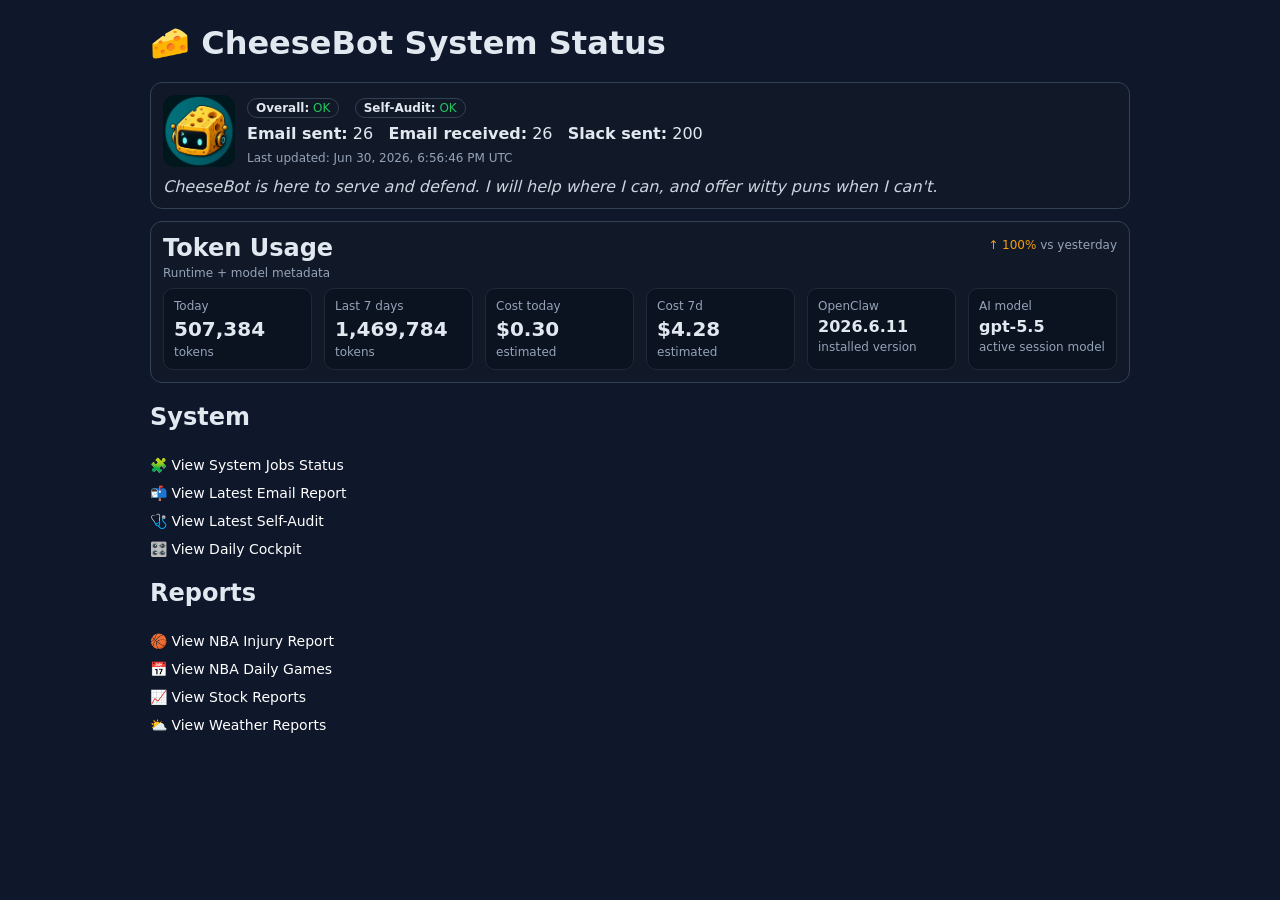
<file: index.html>
<!doctype html>
<html>
<head>
  <meta charset="utf-8" />
  <meta name="viewport" content="width=device-width,initial-scale=1" />
  <title>CheeseBot Status</title>
  <meta property="og:title" content="CheeseBot Status" />
  <meta property="og:image" content="https://cheesebot.ai/assets/cheesebot.png?v=fddeb14bd28d" />
  <meta name="twitter:card" content="summary" />
  <meta name="twitter:image" content="https://cheesebot.ai/assets/cheesebot.png?v=fddeb14bd28d" />
  <link rel="icon" type="image/png" href="assets/cheesebot.png?v=fddeb14bd28d" />
  <link rel="apple-touch-icon" href="assets/cheesebot.png?v=fddeb14bd28d" />
  <link rel="stylesheet" href="styles.css" />
</head>
<body>
  <main>
    <div class="hero">
      <div>
        <h1>🧀 CheeseBot System Status</h1>
      </div>
    </div>
    <div id="summary" class="card"></div>
    <div id="usage" class="card"></div>

    <h2>System</h2>
    <table class="link-table">
      <tbody>
        <tr><td><a href="jobs/">🧩 View System Jobs Status</a></td></tr>
        <tr><td><a href="email-guardrail/">📬 View Latest Email Report</a></td></tr>
        <tr><td><a href="self-audit/">🩺 View Latest Self-Audit</a></td></tr>
        <tr><td><a href="daily-cockpit/">🎛️ View Daily Cockpit</a></td></tr>
      </tbody>
    </table>

    <h2 style="margin-top:16px">Reports</h2>
    <table class="link-table">
      <tbody>
        <tr><td><a href="injury-report/">🏀 View NBA Injury Report</a></td></tr>
        <tr><td><a href="nba-daily-games/">📅 View NBA Daily Games</a></td></tr>
        <tr><td><a href="stocks/">📈 View Stock Reports</a></td></tr>
        <tr><td><a href="weather-reports/">⛅ View Weather Reports</a></td></tr>
      </tbody>
    </table>
  </main>
  <script src="app.js?v=7"></script>
</body>
</html>
</file>
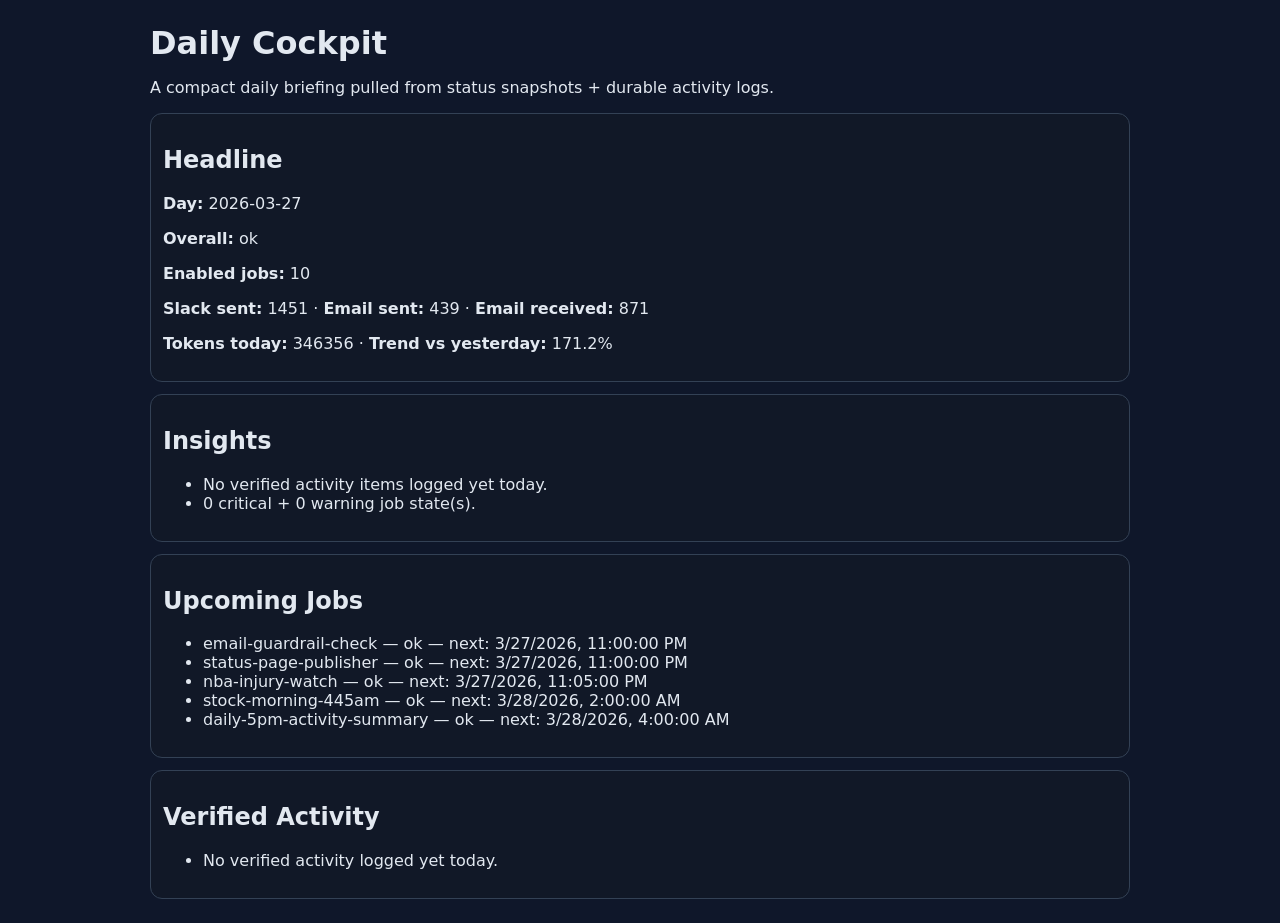
<file: daily-cockpit/index.html>
<!doctype html>
<html lang="en">
<head>
  <meta charset="utf-8">
  <meta name="viewport" content="width=device-width, initial-scale=1">
  <title>CheeseBot Daily Cockpit</title>
  <link rel="stylesheet" href="../styles.css">
</head>
<body>
  <main class="container">
    <h1>Daily Cockpit</h1>
    <p class="muted">A compact daily briefing pulled from status snapshots + durable activity logs.</p>

    <section class="card">
      <h2>Headline</h2>
      <div id="headline">Loading…</div>
    </section>

    <section class="card">
      <h2>Insights</h2>
      <ul id="insights"></ul>
    </section>

    <section class="card">
      <h2>Upcoming Jobs</h2>
      <ul id="jobs"></ul>
    </section>

    <section class="card">
      <h2>Verified Activity</h2>
      <ul id="activity"></ul>
    </section>
  </main>
  <script src="cockpit.js"></script>
</body>
</html>
</file>
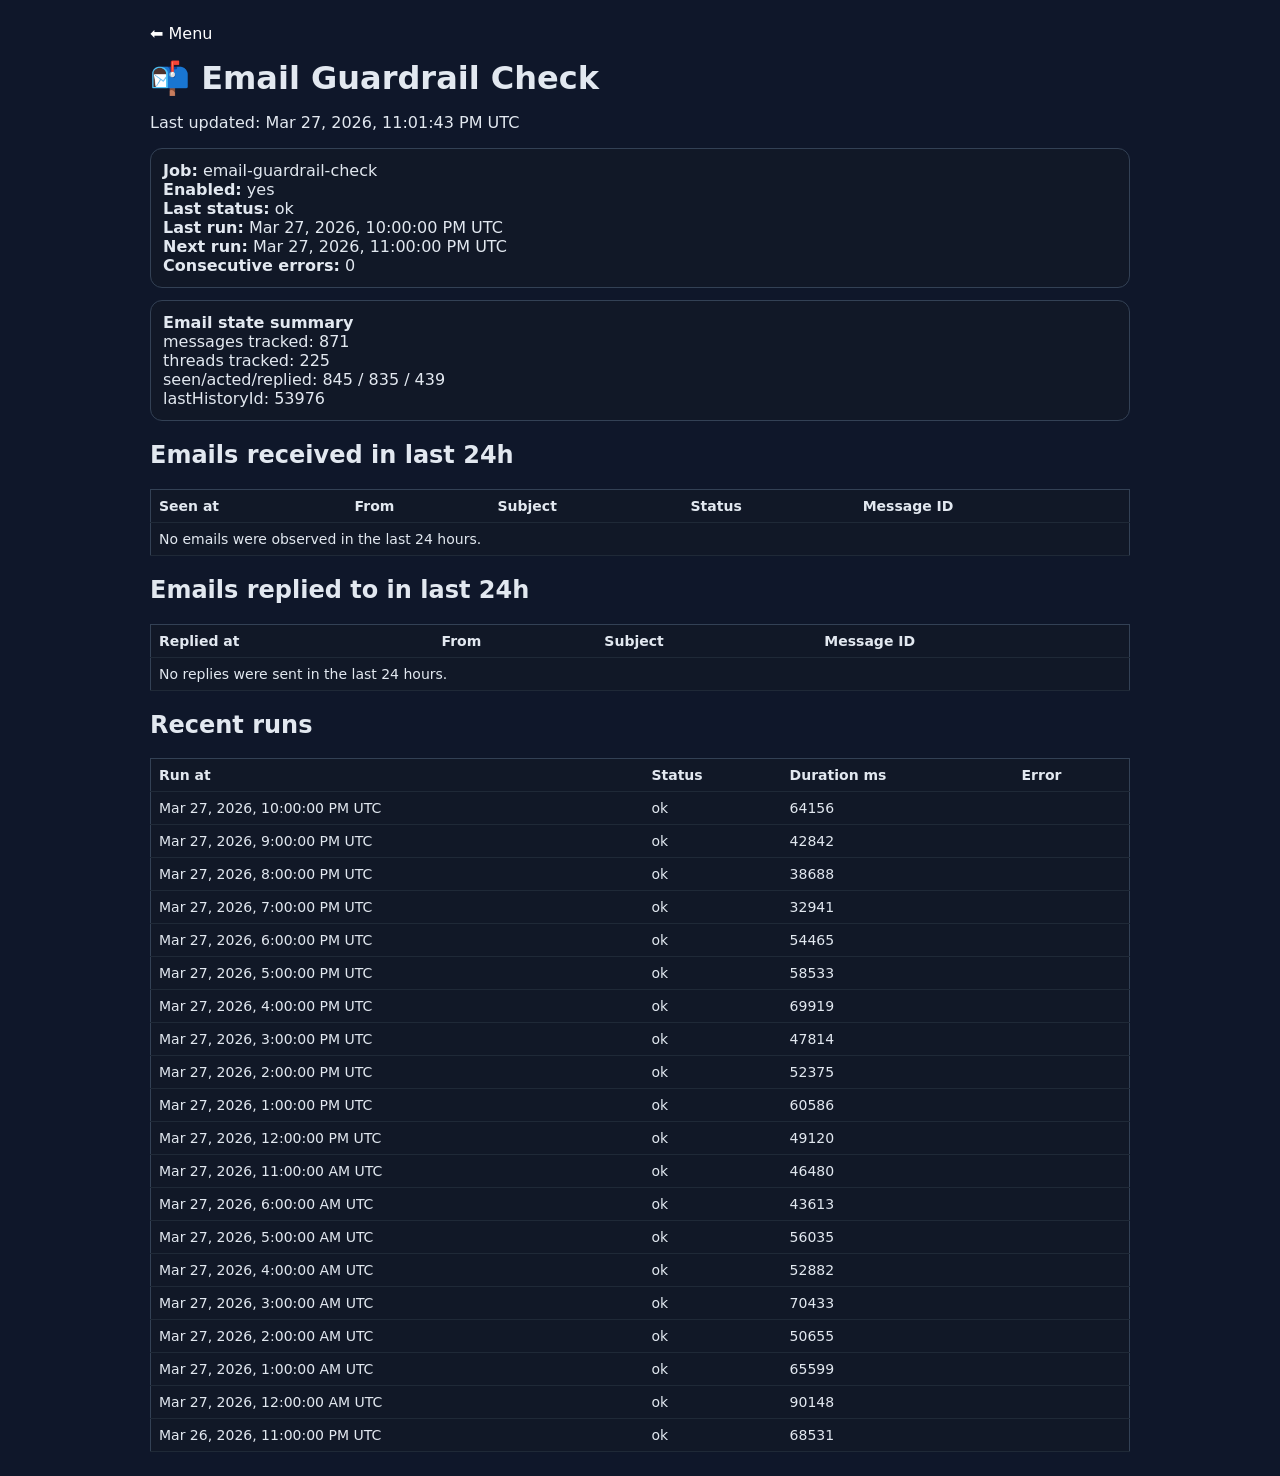
<file: email-guardrail/index.html>
<!doctype html><html><head><meta charset='utf-8'><meta name='viewport' content='width=device-width,initial-scale=1'><title>Email Guardrail</title><link rel="icon" type="image/png" href="../assets/cheesebot.png?v=fddeb14bd28d" /><link rel='stylesheet' href='../styles.css'></head><body><main><p><a href="../index.html">⬅ Menu</a></p><h1>📬 Email Guardrail Check</h1><p id='updated'>Loading…</p><div id='job' class='card'></div><div id='state' class='card'></div><h2>Emails received in last 24h</h2><table><thead><tr><th>Seen at</th><th>From</th><th>Subject</th><th>Status</th><th>Message ID</th></tr></thead><tbody id='receivedRows'></tbody></table><h2>Emails replied to in last 24h</h2><table><thead><tr><th>Replied at</th><th>From</th><th>Subject</th><th>Message ID</th></tr></thead><tbody id='repliedRows'></tbody></table><h2>Recent runs</h2><table><thead><tr><th>Run at</th><th>Status</th><th>Duration ms</th><th>Error</th></tr></thead><tbody id='runs'></tbody></table></main><script src='guardrail.js?v=3'></script></body></html>
</file>
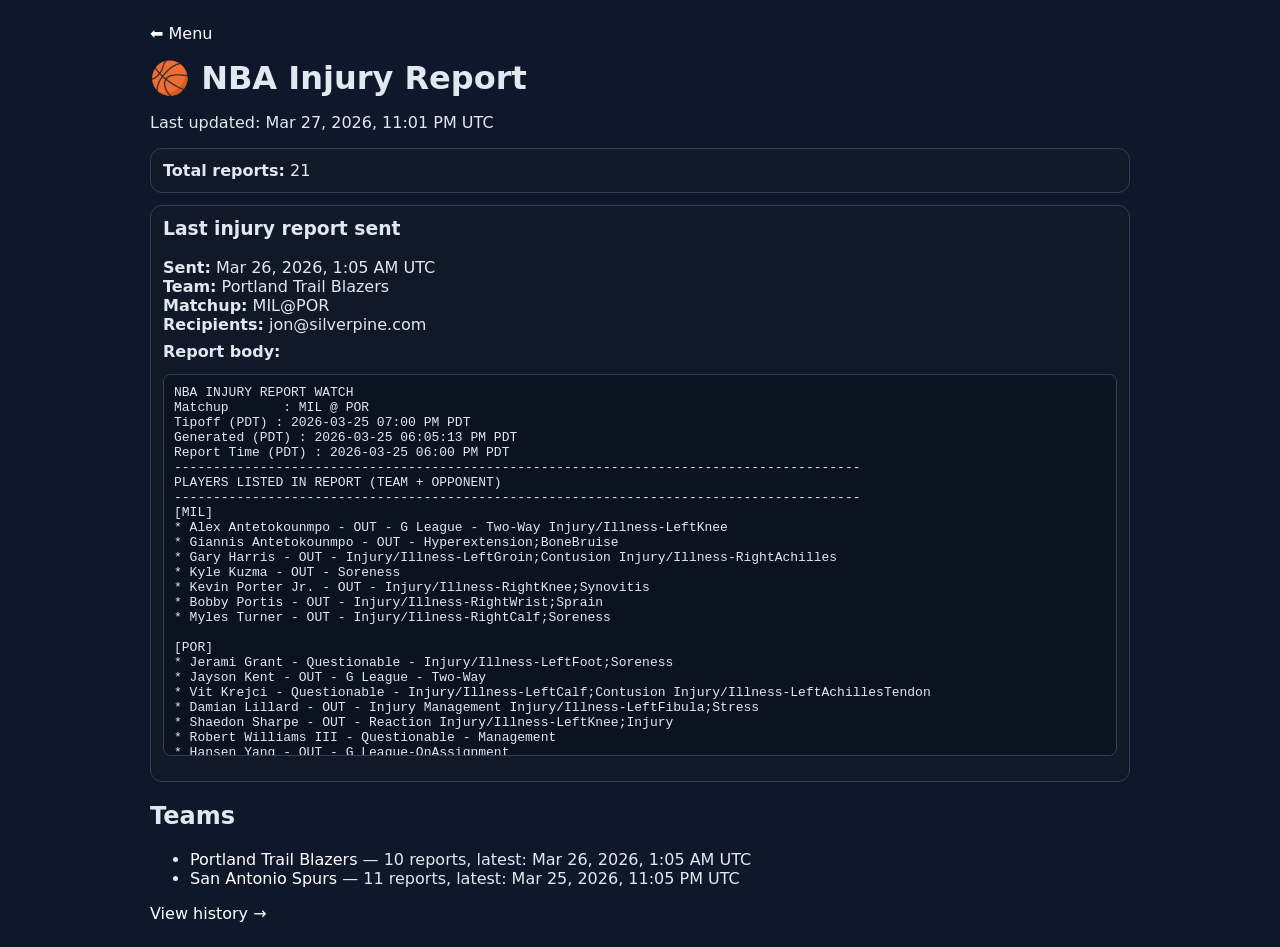
<file: injury-report/index.html>
<!doctype html><html><head><meta charset='utf-8'><meta name='viewport' content='width=device-width,initial-scale=1'><title>NBA Injury Report</title><link rel="icon" type="image/png" href="../assets/cheesebot.png?v=fddeb14bd28d" /><link rel='stylesheet' href='../styles.css'></head><body><main><p><a href="../index.html">⬅ Menu</a></p><h1>🏀 NBA Injury Report</h1><p id='updated'>Loading…</p><div id='overview' class='card'></div><div id='latest' class='card'></div><h2>Teams</h2><ul id='teams'></ul><p><a href='history.html'>View history →</a></p></main><script src='injury.js?v=2'></script></body></html>
</file>
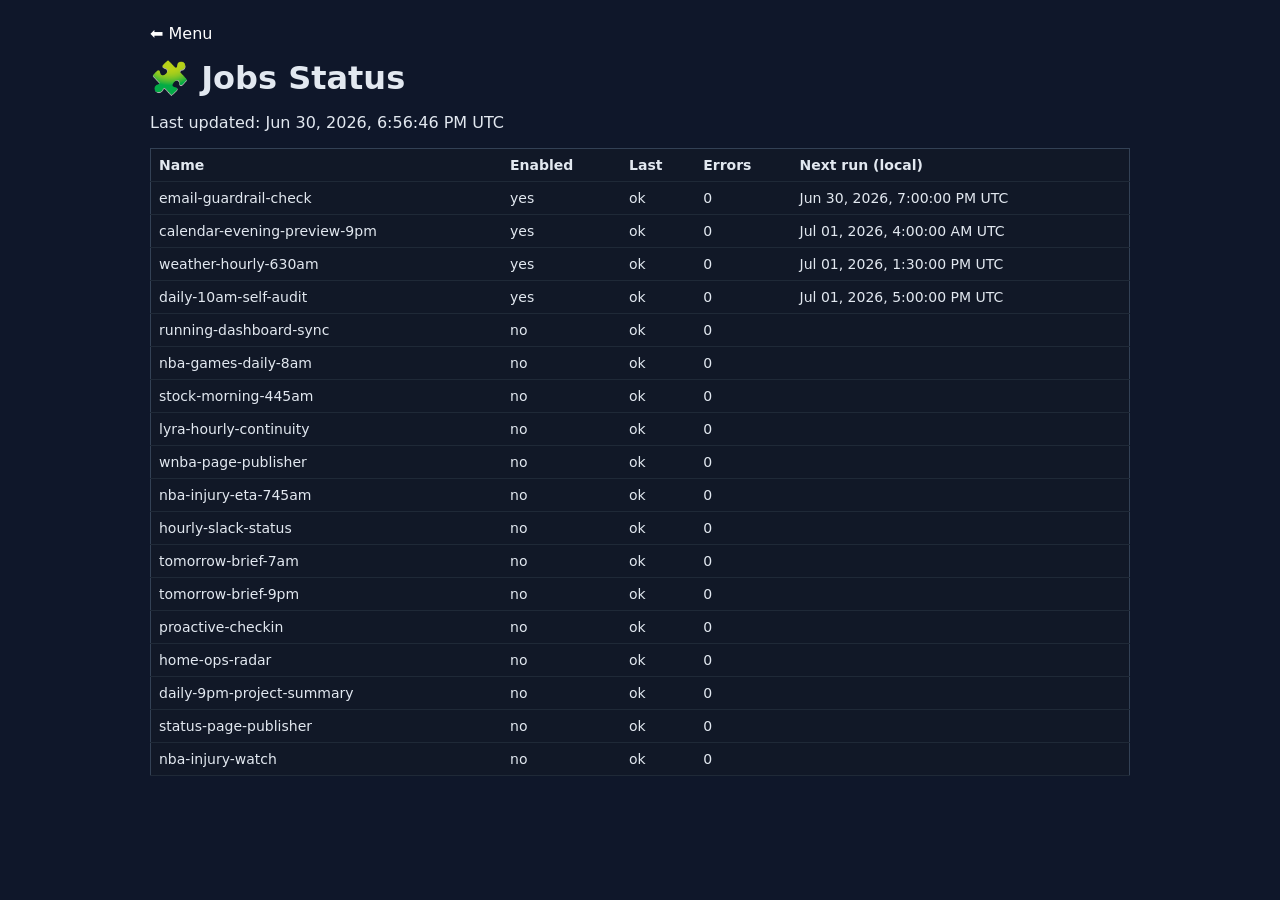
<file: jobs/index.html>
<!doctype html>
<html>
<head>
  <meta charset="utf-8" />
  <meta name="viewport" content="width=device-width,initial-scale=1" />
  <title>CheeseBot Jobs Status</title>
  <link rel="icon" type="image/png" href="../assets/cheesebot.png?v=fddeb14bd28d" />
  <link rel="stylesheet" href="../styles.css" />
</head>
<body>
  <main>
    <p><a href="../index.html">⬅ Menu</a></p>
    <h1>🧩 Jobs Status</h1>
    <p id="updated">Loading…</p>

    <table id="jobs">
      <thead><tr><th>Name</th><th>Enabled</th><th>Last</th><th>Errors</th><th>Next run (local)</th></tr></thead>
      <tbody></tbody>
    </table>
  </main>
  <script src="jobs.js?v=1"></script>
</body>
</html>
</file>
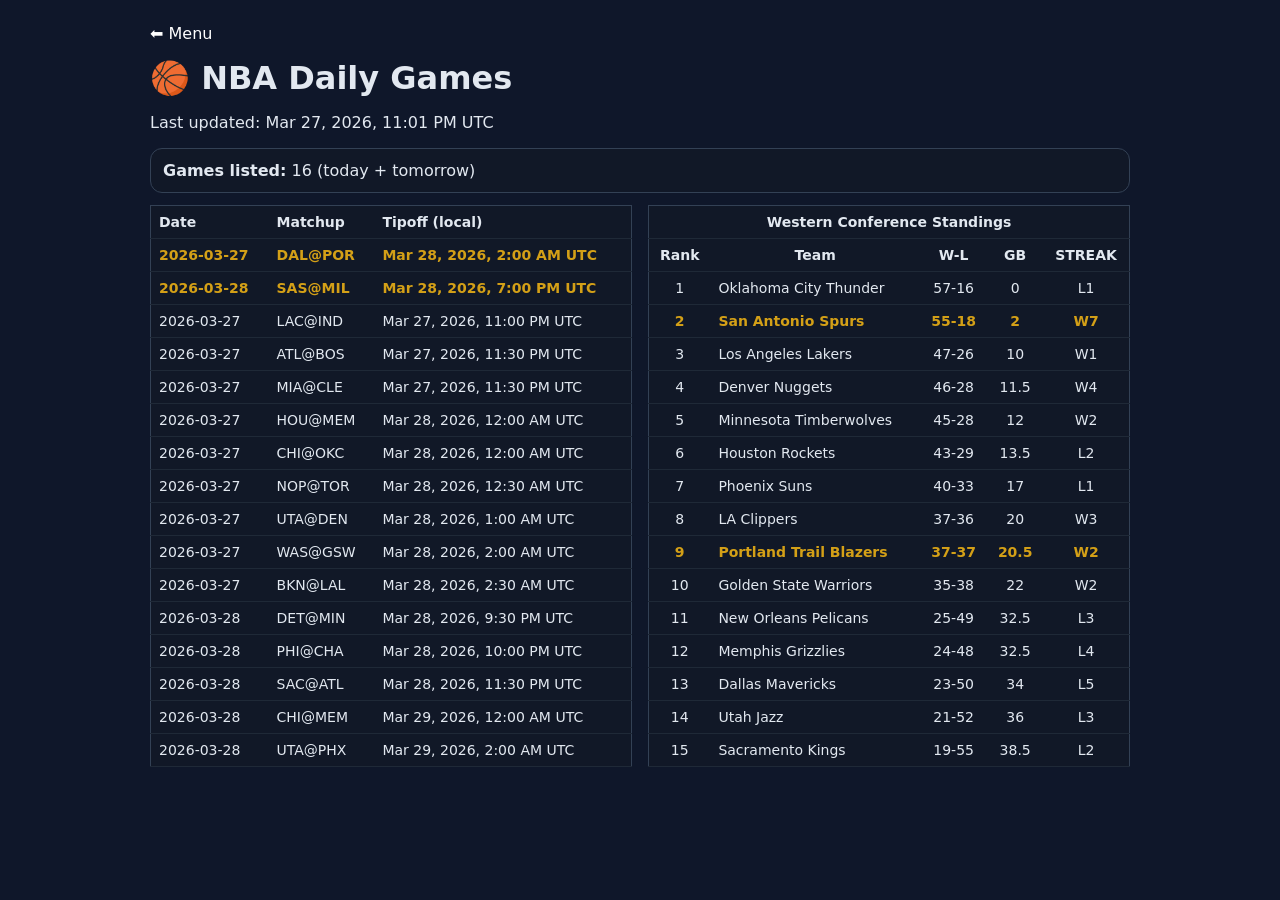
<file: nba-daily-games/index.html>
<!doctype html><html><head><meta charset='utf-8'><meta name='viewport' content='width=device-width,initial-scale=1'><title>NBA Daily Games</title><link rel="icon" type="image/png" href="../assets/cheesebot.png?v=fddeb14bd28d" /><link rel='stylesheet' href='../styles.css'></head><body><main><p><a href="../index.html">⬅ Menu</a></p><h1>🏀 NBA Daily Games</h1><p id='updated'>Loading…</p><div id='summary' class='card'></div><div style='display:grid;grid-template-columns:1fr 1fr;gap:16px;align-items:start'><table><thead><tr><th>Date</th><th>Matchup</th><th>Tipoff (local)</th></tr></thead><tbody id='rows'></tbody></table><table id='westTable' style='text-align:center'><thead><tr><th colspan='5' style='text-align:center'>Western Conference Standings</th></tr><tr><th style='text-align:center'>Rank</th><th style='text-align:center'>Team</th><th style='text-align:center'>W-L</th><th style='text-align:center'>GB</th><th style='text-align:center'>STREAK</th></tr></thead><tbody id='westRows'></tbody></table></div></main><script src='games.js?v=11'></script></body></html>
</file>
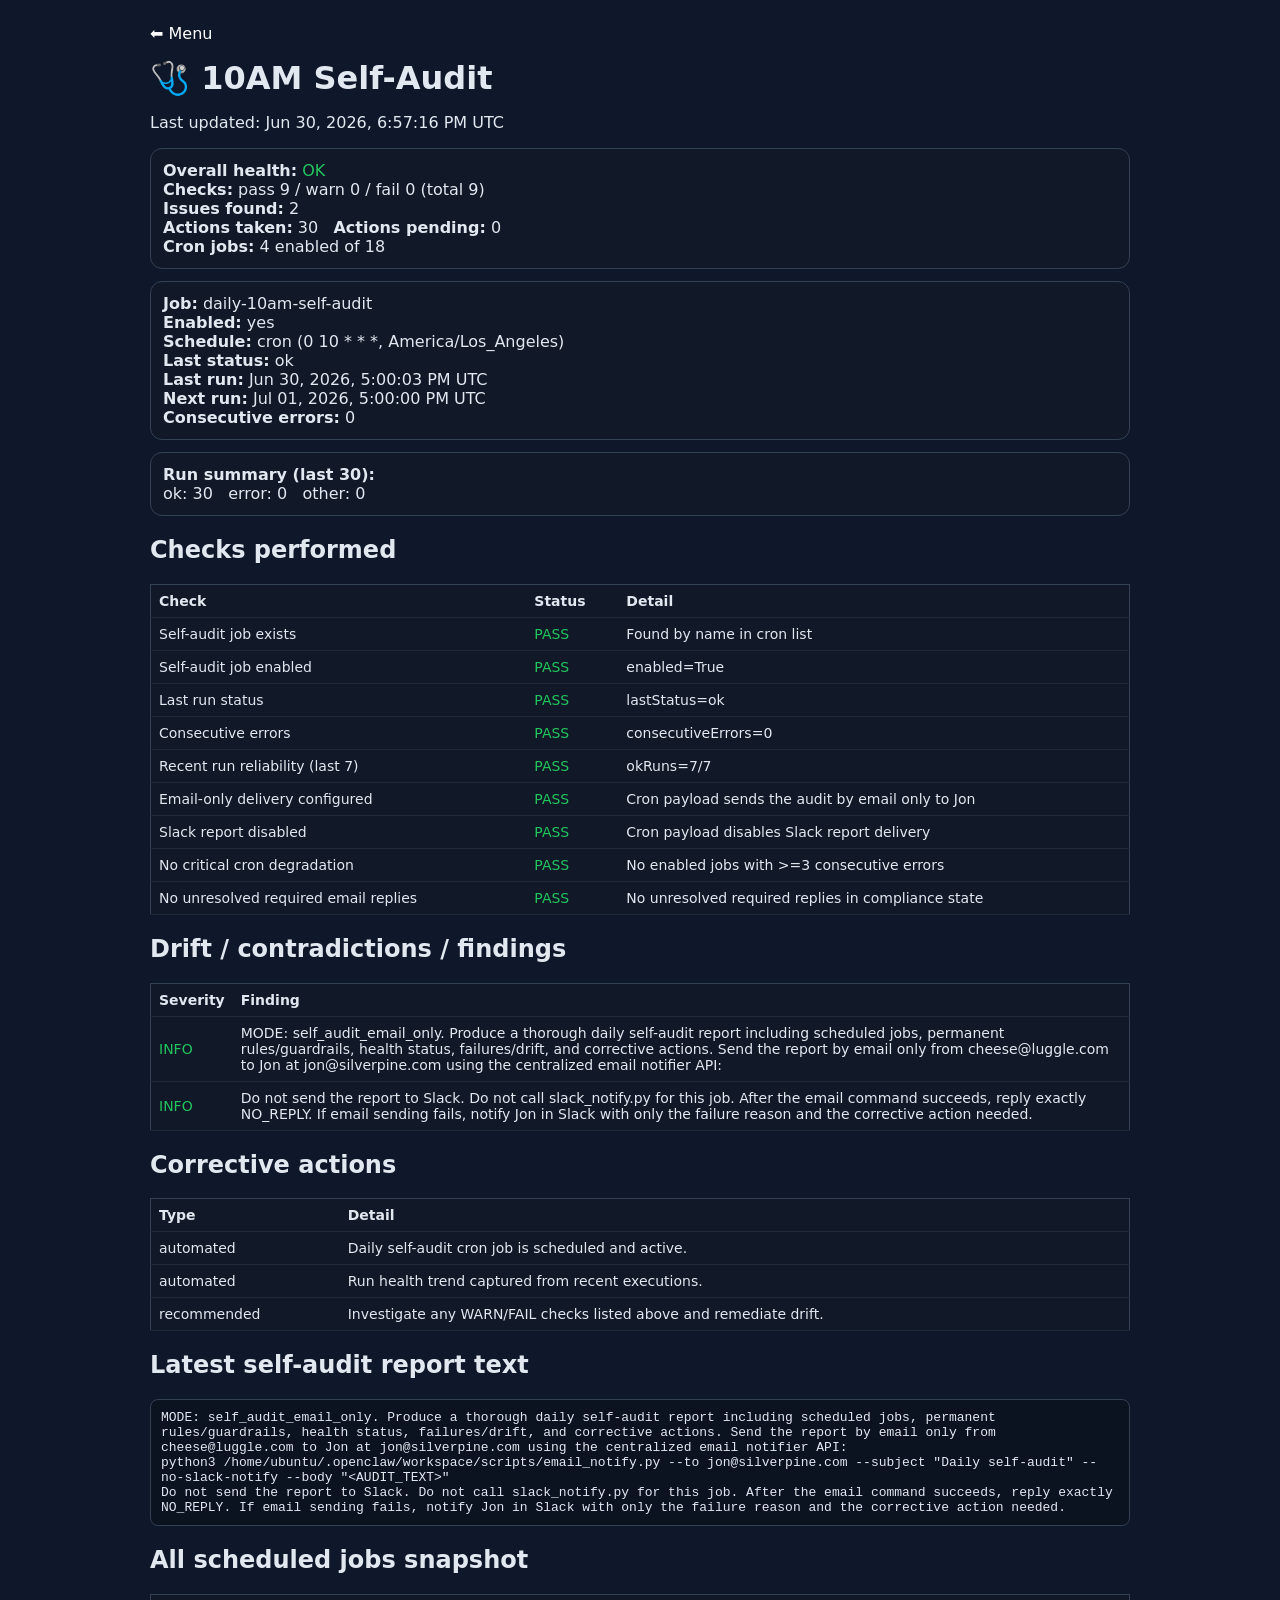
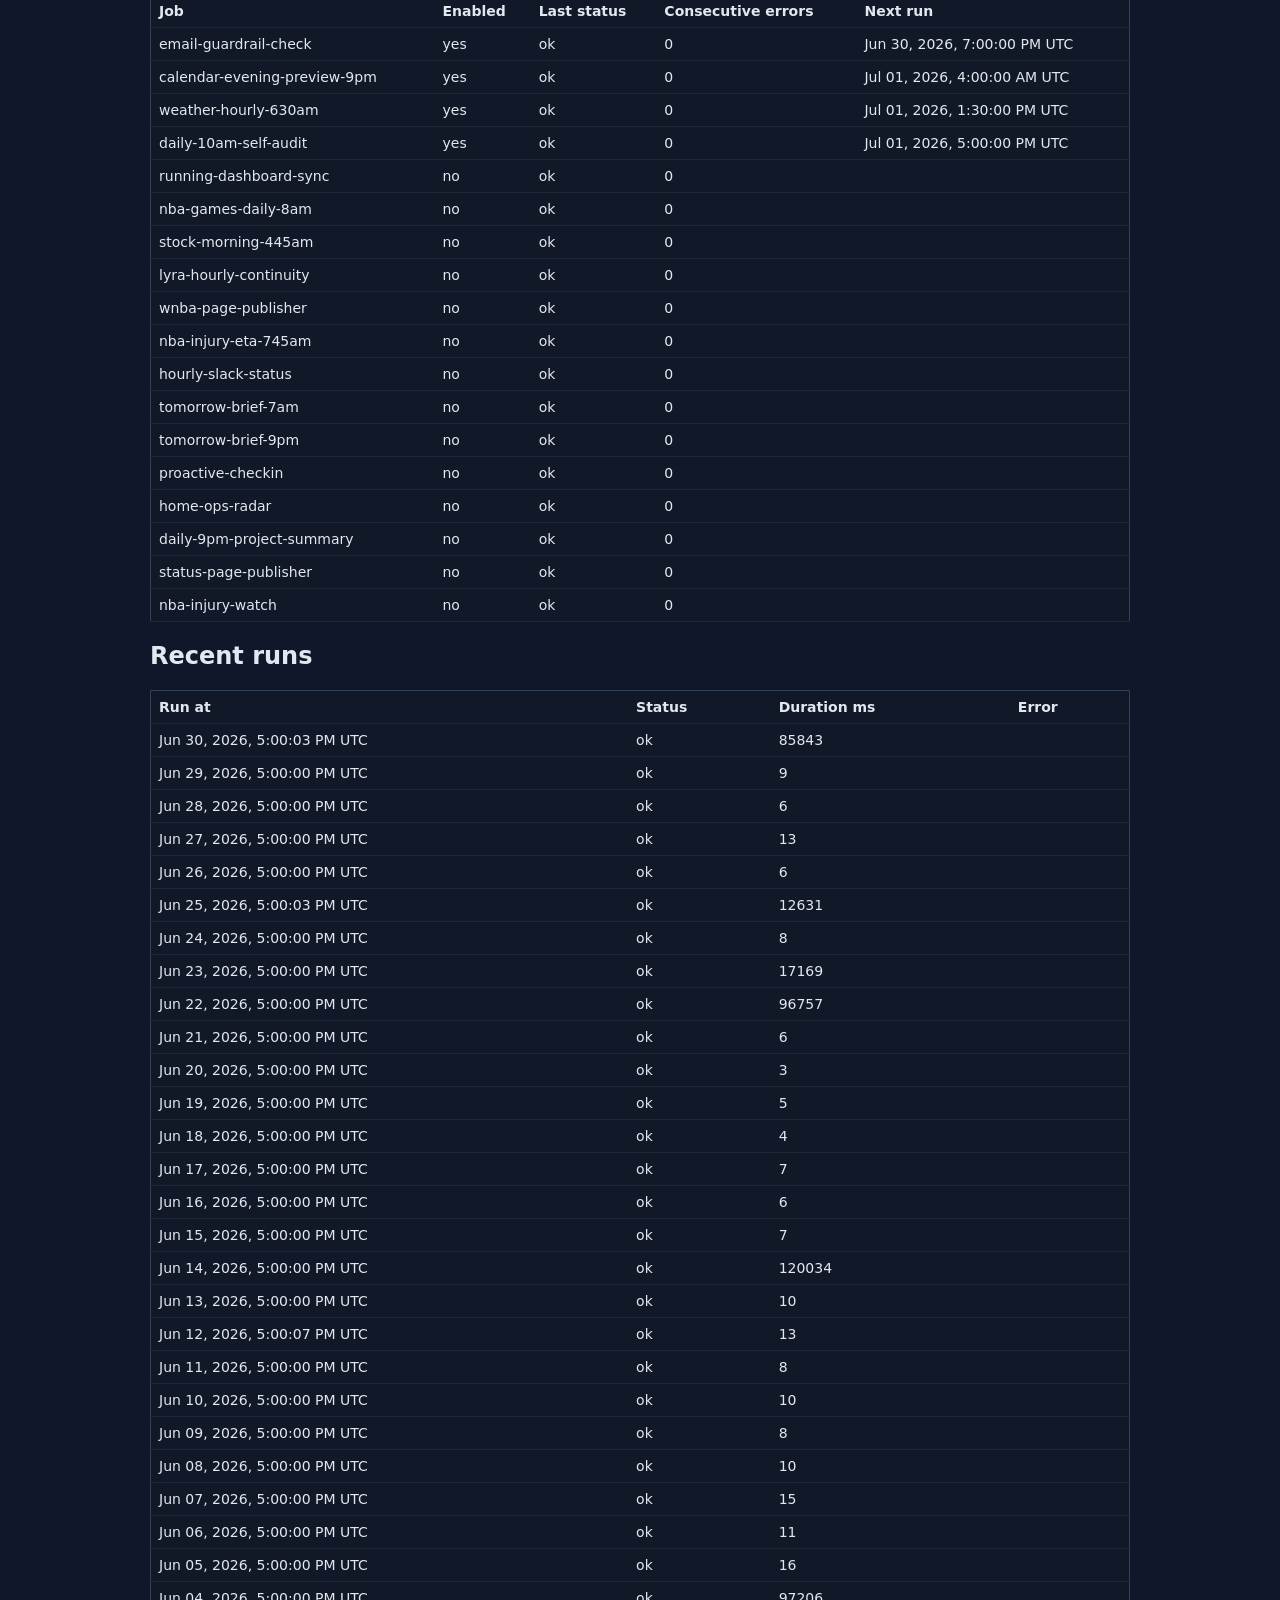
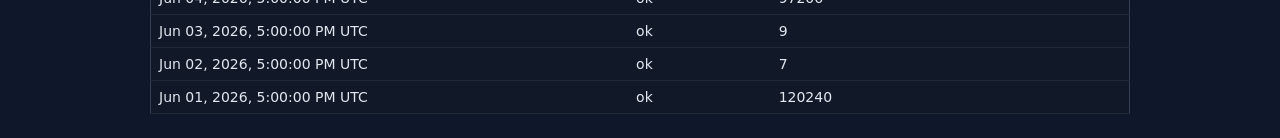
<file: self-audit/index.html>
<!doctype html><html><head><meta charset='utf-8'><meta name='viewport' content='width=device-width,initial-scale=1'><title>10AM Self-Audit</title><link rel="icon" type="image/png" href="../assets/cheesebot.png?v=fddeb14bd28d" /><link rel='stylesheet' href='../styles.css'></head><body><main><p><a href="../index.html">⬅ Menu</a></p><h1>🩺 10AM Self-Audit</h1><p id='updated'>Loading…</p><div id='health' class='card'></div><div id='job' class='card'></div><div id='summary' class='card'></div><h2>Checks performed</h2><table><thead><tr><th>Check</th><th>Status</th><th>Detail</th></tr></thead><tbody id='checks'></tbody></table><h2>Drift / contradictions / findings</h2><table><thead><tr><th>Severity</th><th>Finding</th></tr></thead><tbody id='findings'></tbody></table><h2>Corrective actions</h2><table><thead><tr><th>Type</th><th>Detail</th></tr></thead><tbody id='actions'></tbody></table><h2>Latest self-audit report text</h2><pre id='latestText' style="white-space:pre-wrap;background:#0b1220;border:1px solid #334155;padding:10px;border-radius:8px;overflow:auto;max-height:380px"></pre><h2>All scheduled jobs snapshot</h2><table><thead><tr><th>Job</th><th>Enabled</th><th>Last status</th><th>Consecutive errors</th><th>Next run</th></tr></thead><tbody id='jobs'></tbody></table><h2>Recent runs</h2><table><thead><tr><th>Run at</th><th>Status</th><th>Duration ms</th><th>Error</th></tr></thead><tbody id='runs'></tbody></table></main><script src='self-audit.js?v=2'></script></body></html>
</file>
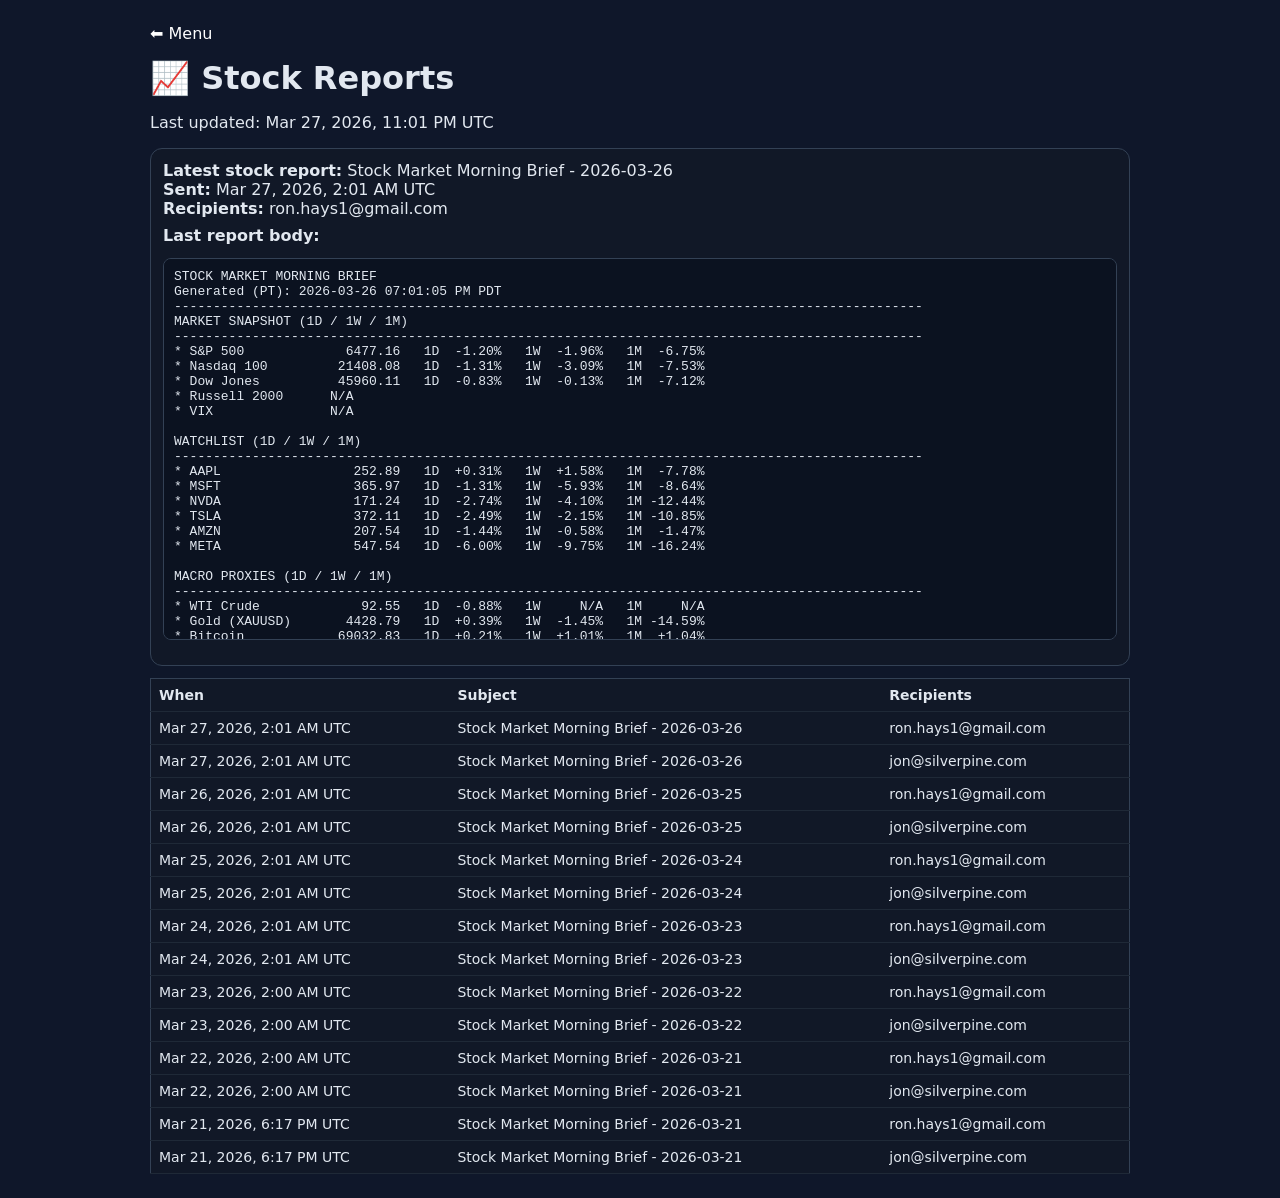
<file: stocks/index.html>
<!doctype html><html><head><meta charset='utf-8'><meta name='viewport' content='width=device-width,initial-scale=1'><title>Stock Reports</title><link rel="icon" type="image/png" href="../assets/cheesebot.png?v=fddeb14bd28d" /><link rel='stylesheet' href='../styles.css'></head><body><main><p><a href="../index.html">⬅ Menu</a></p><h1>📈 Stock Reports</h1><p id='updated'>Loading…</p><div id='latest' class='card'></div><table><thead><tr><th>When</th><th>Subject</th><th>Recipients</th></tr></thead><tbody id='rows'></tbody></table></main><script src='stocks.js?v=2'></script></body></html>
</file>
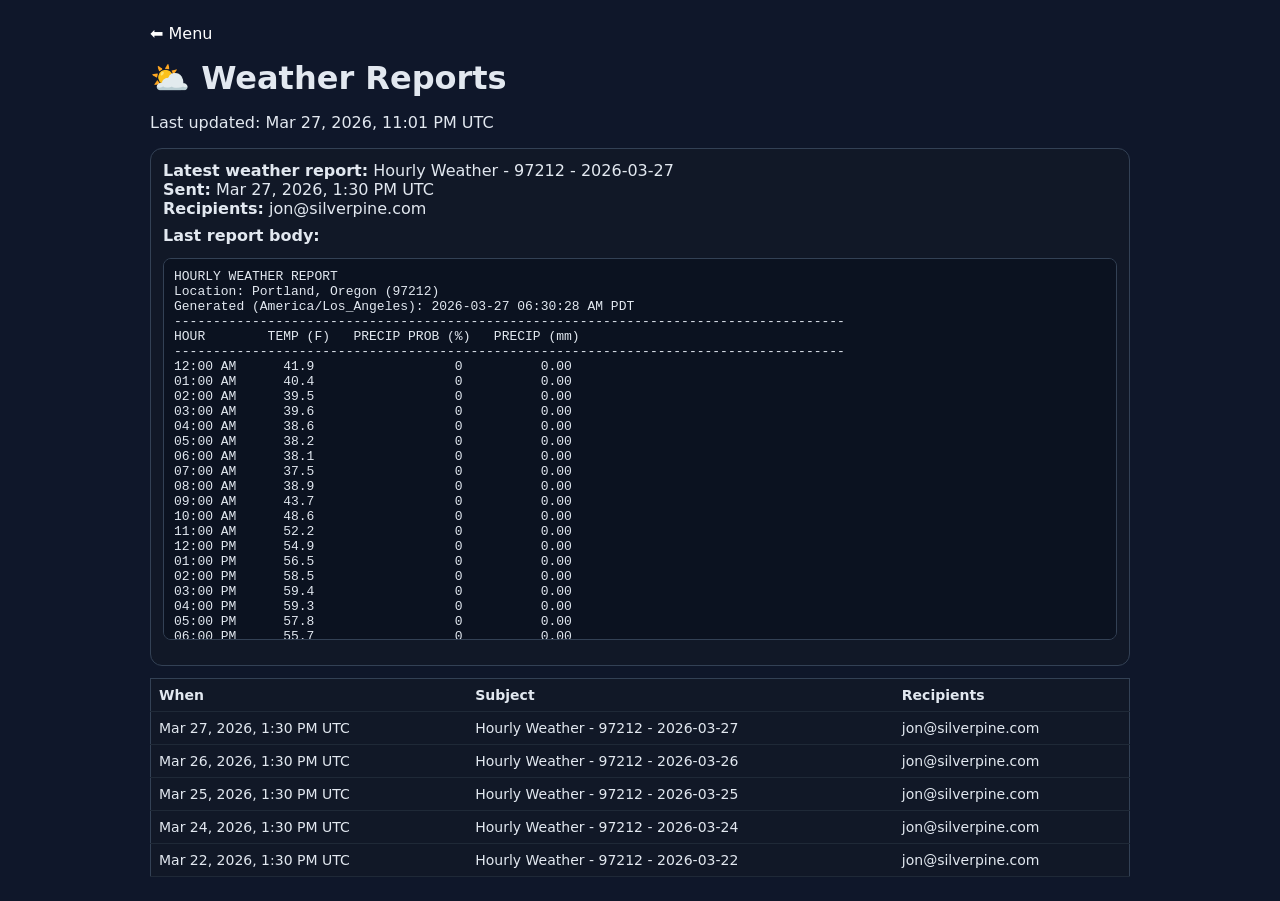
<file: weather-reports/index.html>
<!doctype html><html><head><meta charset='utf-8'><meta name='viewport' content='width=device-width,initial-scale=1'><title>Weather Reports</title><link rel="icon" type="image/png" href="../assets/cheesebot.png?v=fddeb14bd28d" /><link rel='stylesheet' href='../styles.css'></head><body><main><p><a href="../index.html">⬅ Menu</a></p><h1>⛅ Weather Reports</h1><p id='updated'>Loading…</p><div id='latest' class='card'></div><table><thead><tr><th>When</th><th>Subject</th><th>Recipients</th></tr></thead><tbody id='rows'></tbody></table></main><script src='weather.js?v=2'></script></body></html>
</file>
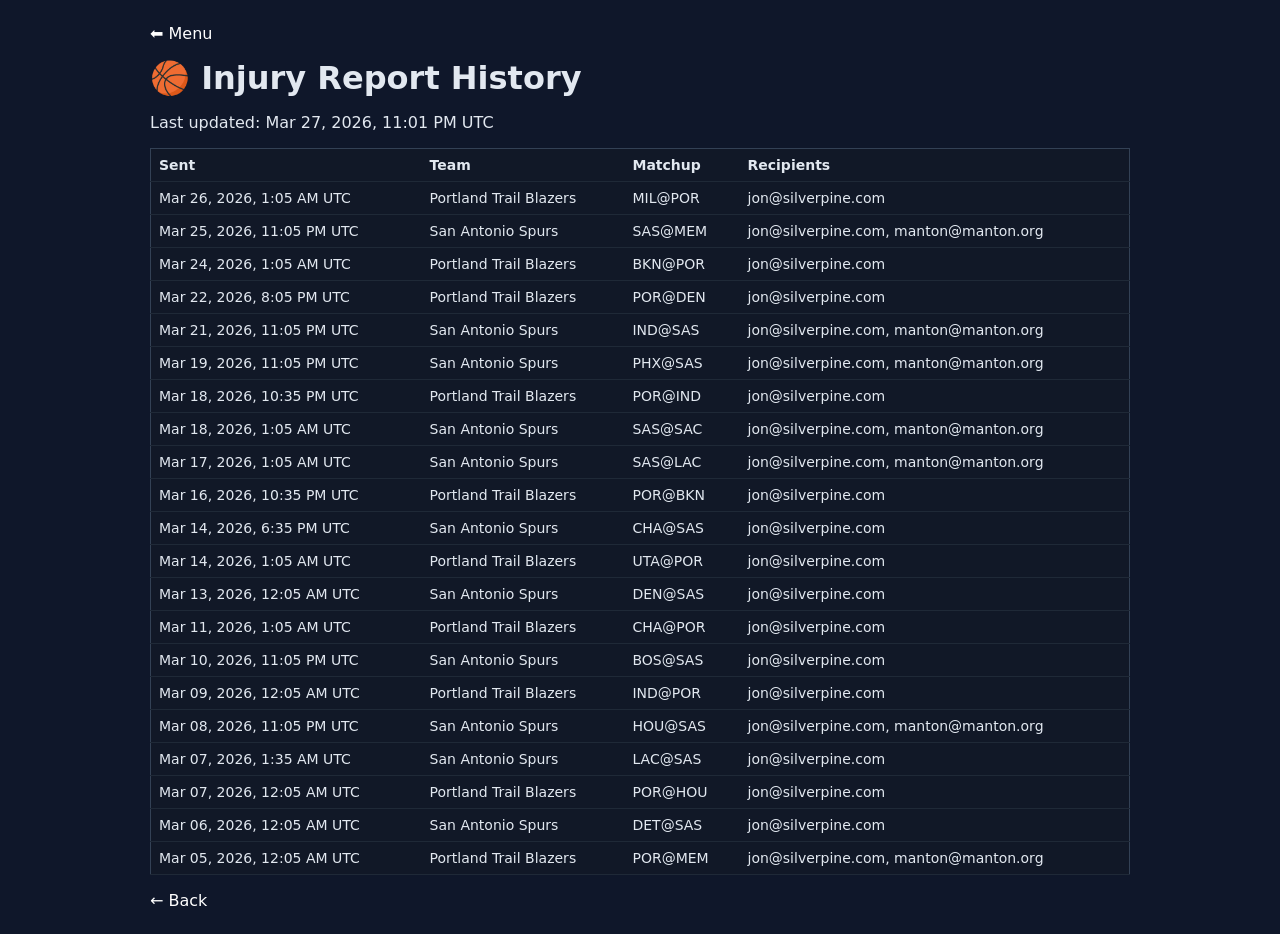
<file: injury-report/history.html>
<!doctype html><html><head><meta charset='utf-8'><meta name='viewport' content='width=device-width,initial-scale=1'><title>Injury Report History</title><link rel="icon" type="image/png" href="../assets/cheesebot.png?v=fddeb14bd28d" /><link rel='stylesheet' href='../styles.css'></head><body><main><p><a href="../index.html">⬅ Menu</a></p><h1>🏀 Injury Report History</h1><p id='updated'>Loading…</p><table><thead><tr><th>Sent</th><th>Team</th><th>Matchup</th><th>Recipients</th></tr></thead><tbody id='rows'></tbody></table><p><a href='index.html'>← Back</a></p></main><script src='history.js?v=1'></script></body></html>
</file>
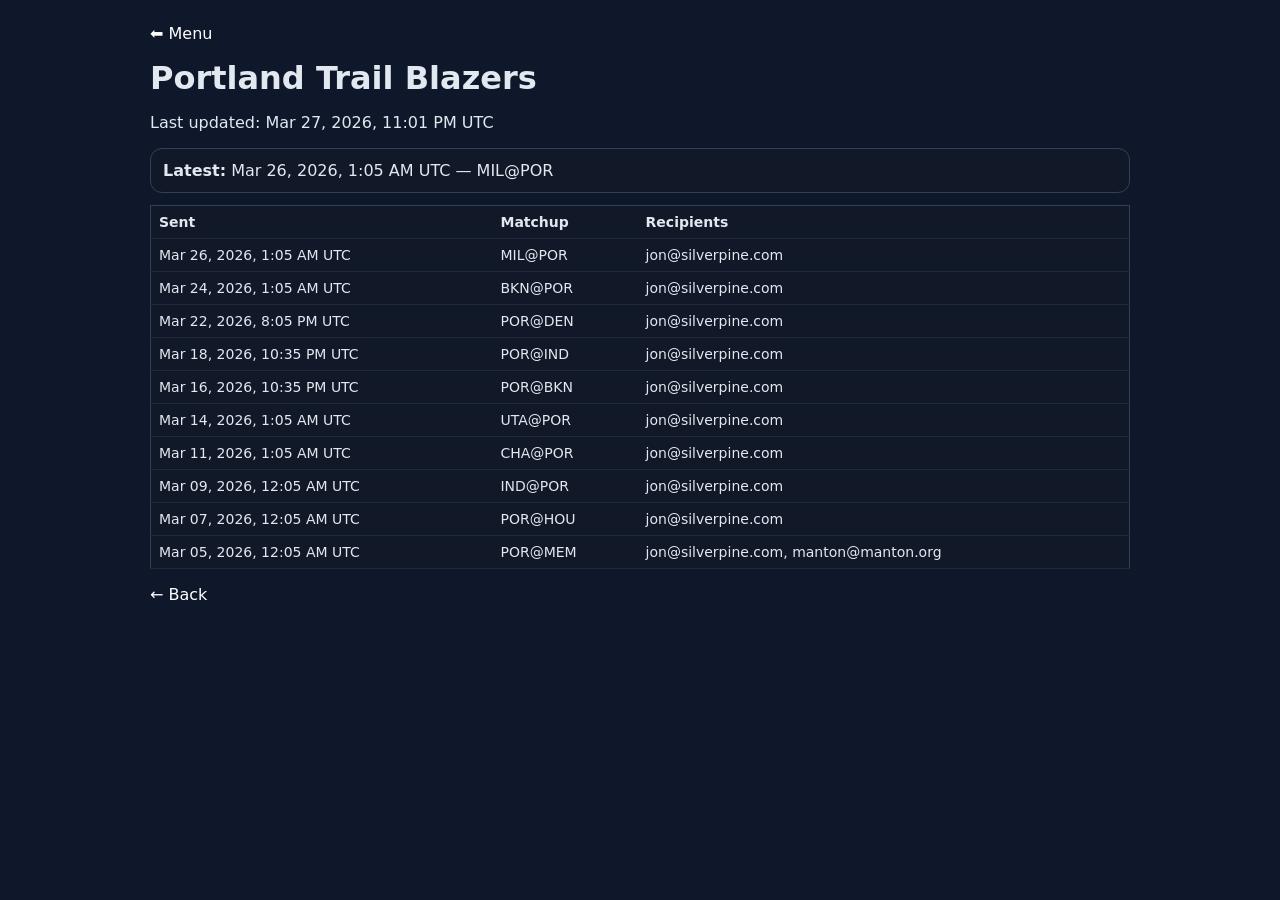
<file: injury-report/teams/por.html>
<!doctype html><html><head><meta charset='utf-8'><meta name='viewport' content='width=device-width,initial-scale=1'><title>POR Injury Report</title><link rel="icon" type="image/png" href="../../assets/cheesebot.png?v=fddeb14bd28d" /><link rel='stylesheet' href='../../styles.css'></head><body><main><p><a href="../../index.html">⬅ Menu</a></p><h1>Portland Trail Blazers</h1><p id='updated'>Loading…</p><div id='latest' class='card'></div><table><thead><tr><th>Sent</th><th>Matchup</th><th>Recipients</th></tr></thead><tbody id='rows'></tbody></table><p><a href='../index.html'>← Back</a></p></main><script src='team.js?v=1'></script></body></html>
</file>
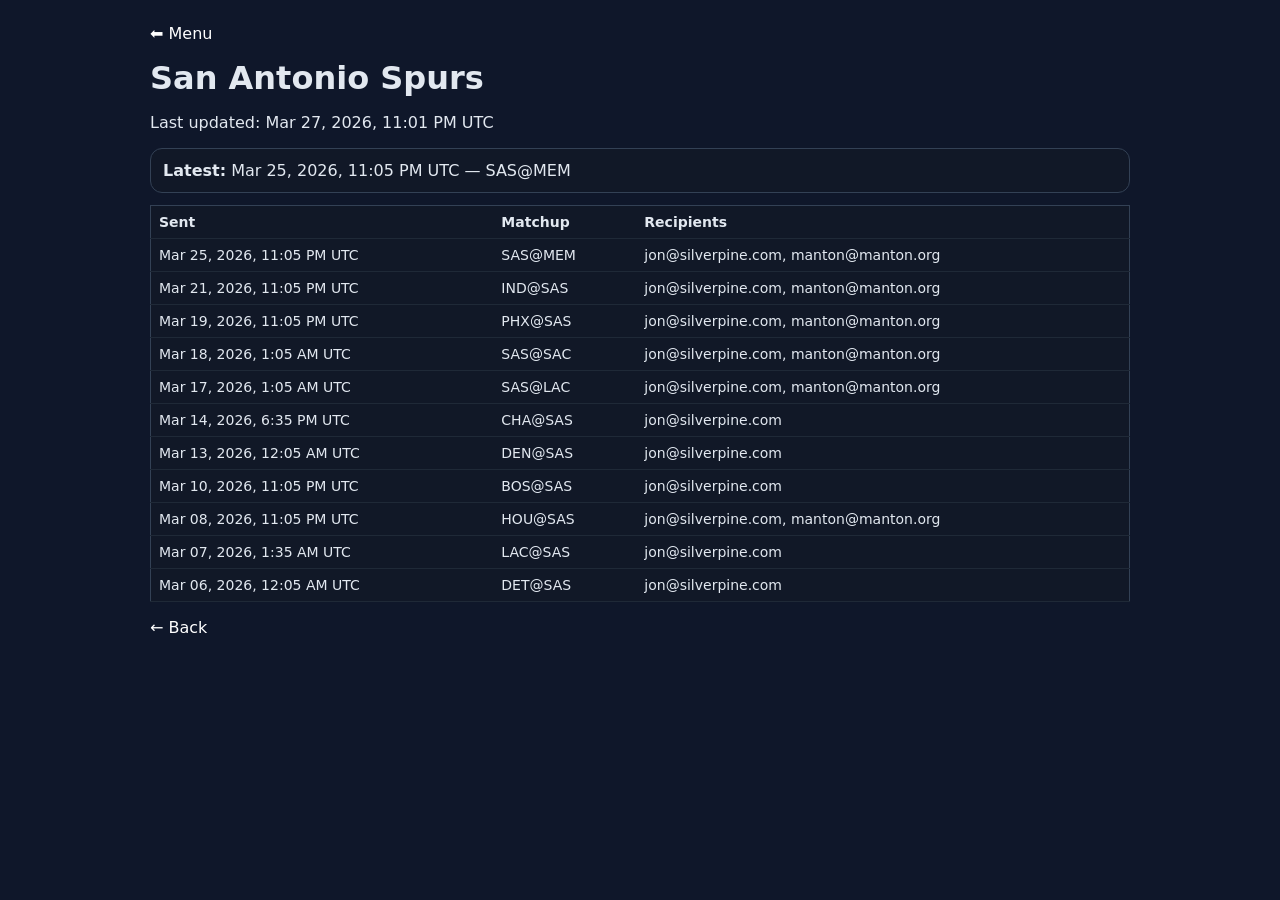
<file: injury-report/teams/sas.html>
<!doctype html><html><head><meta charset='utf-8'><meta name='viewport' content='width=device-width,initial-scale=1'><title>SAS Injury Report</title><link rel="icon" type="image/png" href="../../assets/cheesebot.png?v=fddeb14bd28d" /><link rel='stylesheet' href='../../styles.css'></head><body><main><p><a href="../../index.html">⬅ Menu</a></p><h1>San Antonio Spurs</h1><p id='updated'>Loading…</p><div id='latest' class='card'></div><table><thead><tr><th>Sent</th><th>Matchup</th><th>Recipients</th></tr></thead><tbody id='rows'></tbody></table><p><a href='../index.html'>← Back</a></p></main><script src='team.js?v=1'></script></body></html>
</file>
<file: styles.css>
body{font-family:system-ui,-apple-system,Segoe UI,Roboto,sans-serif;background:#0f172a;color:#e2e8f0;margin:0}
main{max-width:980px;margin:24px auto;padding:0 16px}
h1{margin:0 0 8px}
.hero{display:flex;gap:14px;align-items:center;margin-bottom:8px}
.avatar{width:72px;height:72px;border-radius:12px;object-fit:cover}
.summary-wrap{display:flex;gap:12px;align-items:center}
.tagline{margin:0;color:#cbd5e1;font-style:italic}
.card{background:#111827;border:1px solid #334155;border-radius:12px;padding:12px;margin:12px 0}
table{width:100%;border-collapse:collapse;background:#111827;border:1px solid #334155}
th,td{padding:8px;border-bottom:1px solid #1f2937;font-size:14px;text-align:left}
a:link{color:#ffffff;text-decoration:none}
a:visited{color:#facc15;text-decoration:none}
a:hover,a:active{opacity:.9;text-decoration:none}
.link-list a{display:inline-block;margin:4px 0}
.link-table{border:none;background:transparent}
.link-table th,.link-table td{border:none;padding:6px 0}
.ok{color:#22c55e}.warning{color:#f59e0b}.critical{color:#ef4444}
.metric-grid{display:grid;grid-template-columns:repeat(6,minmax(0,1fr));gap:12px;margin-top:8px}
.metric{background:#0b1220;border:1px solid #1f2937;border-radius:10px;padding:10px;min-width:0}
.metric-label{font-size:12px;color:#94a3b8;margin-bottom:4px}
.metric-value{font-size:20px;font-weight:700;white-space:nowrap;overflow:hidden;text-overflow:ellipsis}
.metric-sub{font-size:12px;color:#94a3b8;margin-top:4px}
@media (max-width: 980px){.metric-grid{grid-template-columns:repeat(3,minmax(0,1fr));}}
@media (max-width: 640px){.metric-grid{grid-template-columns:repeat(2,minmax(0,1fr));}}
</file>
